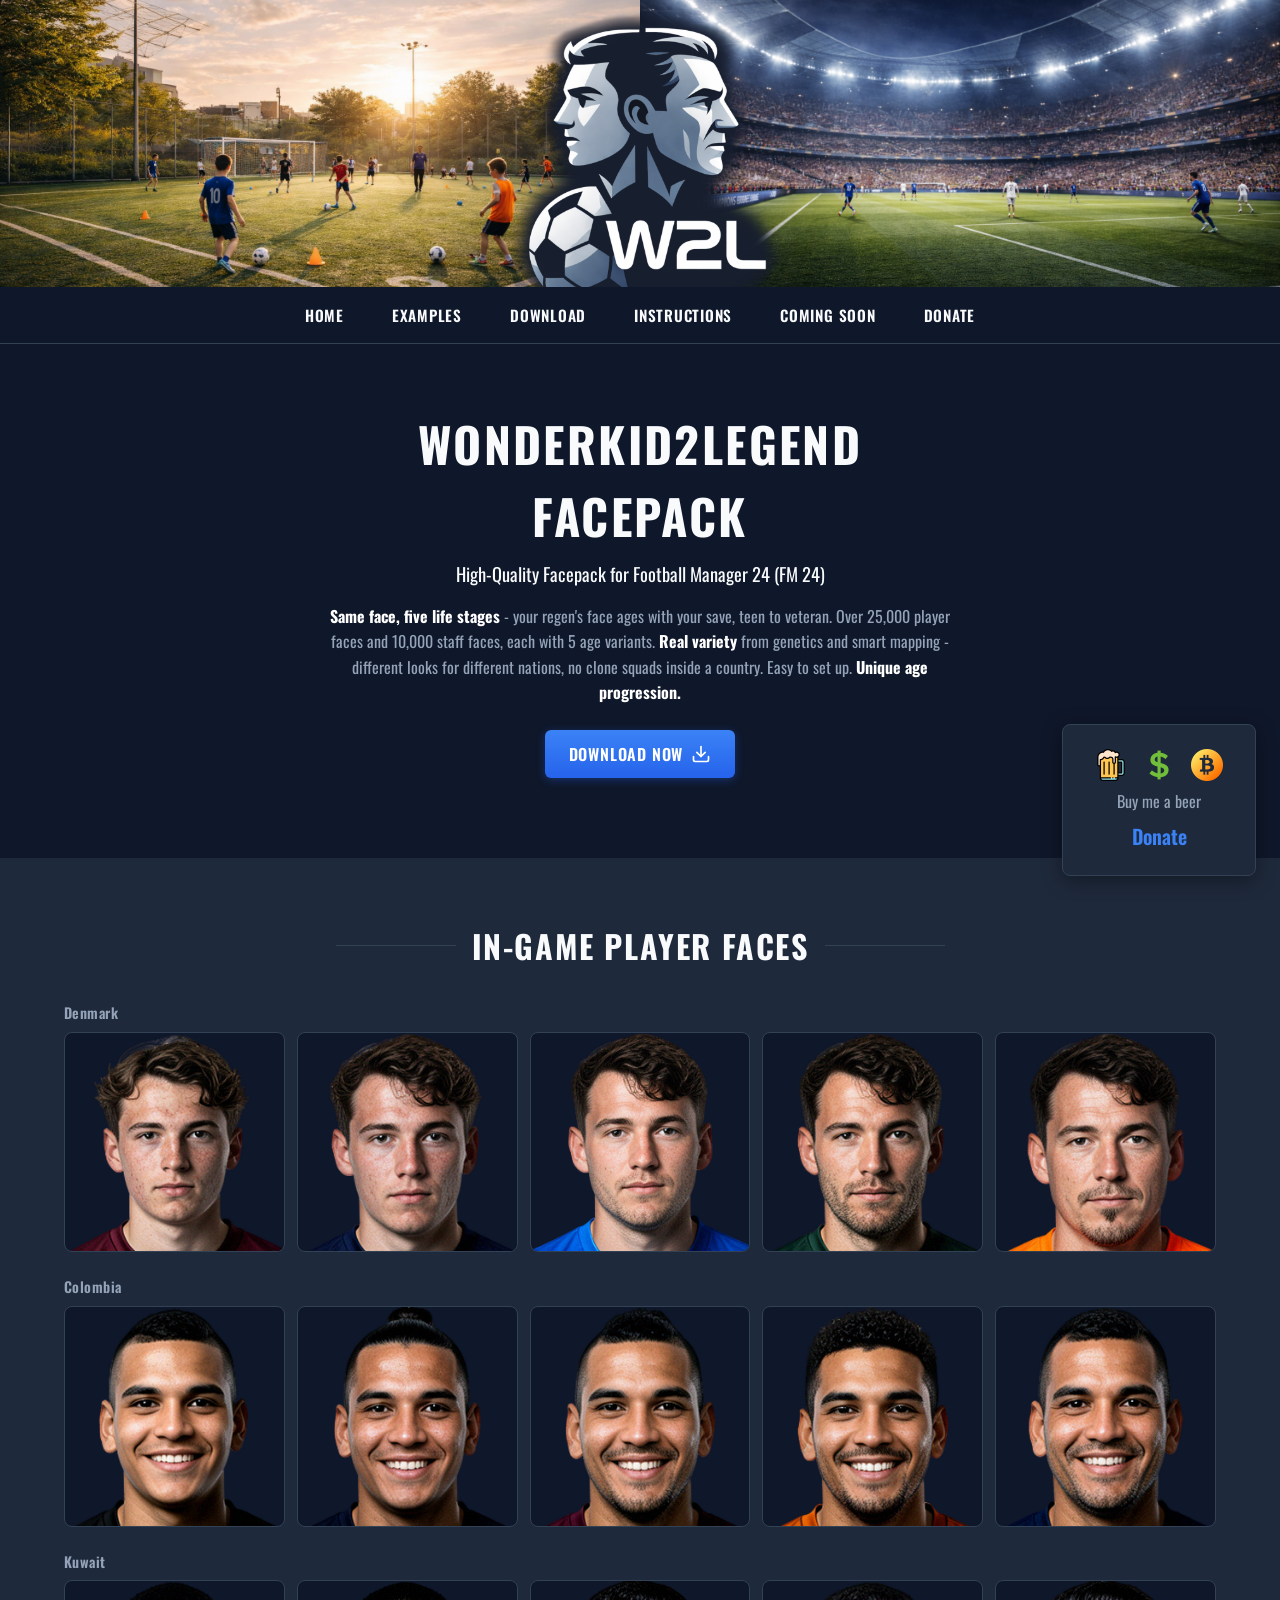
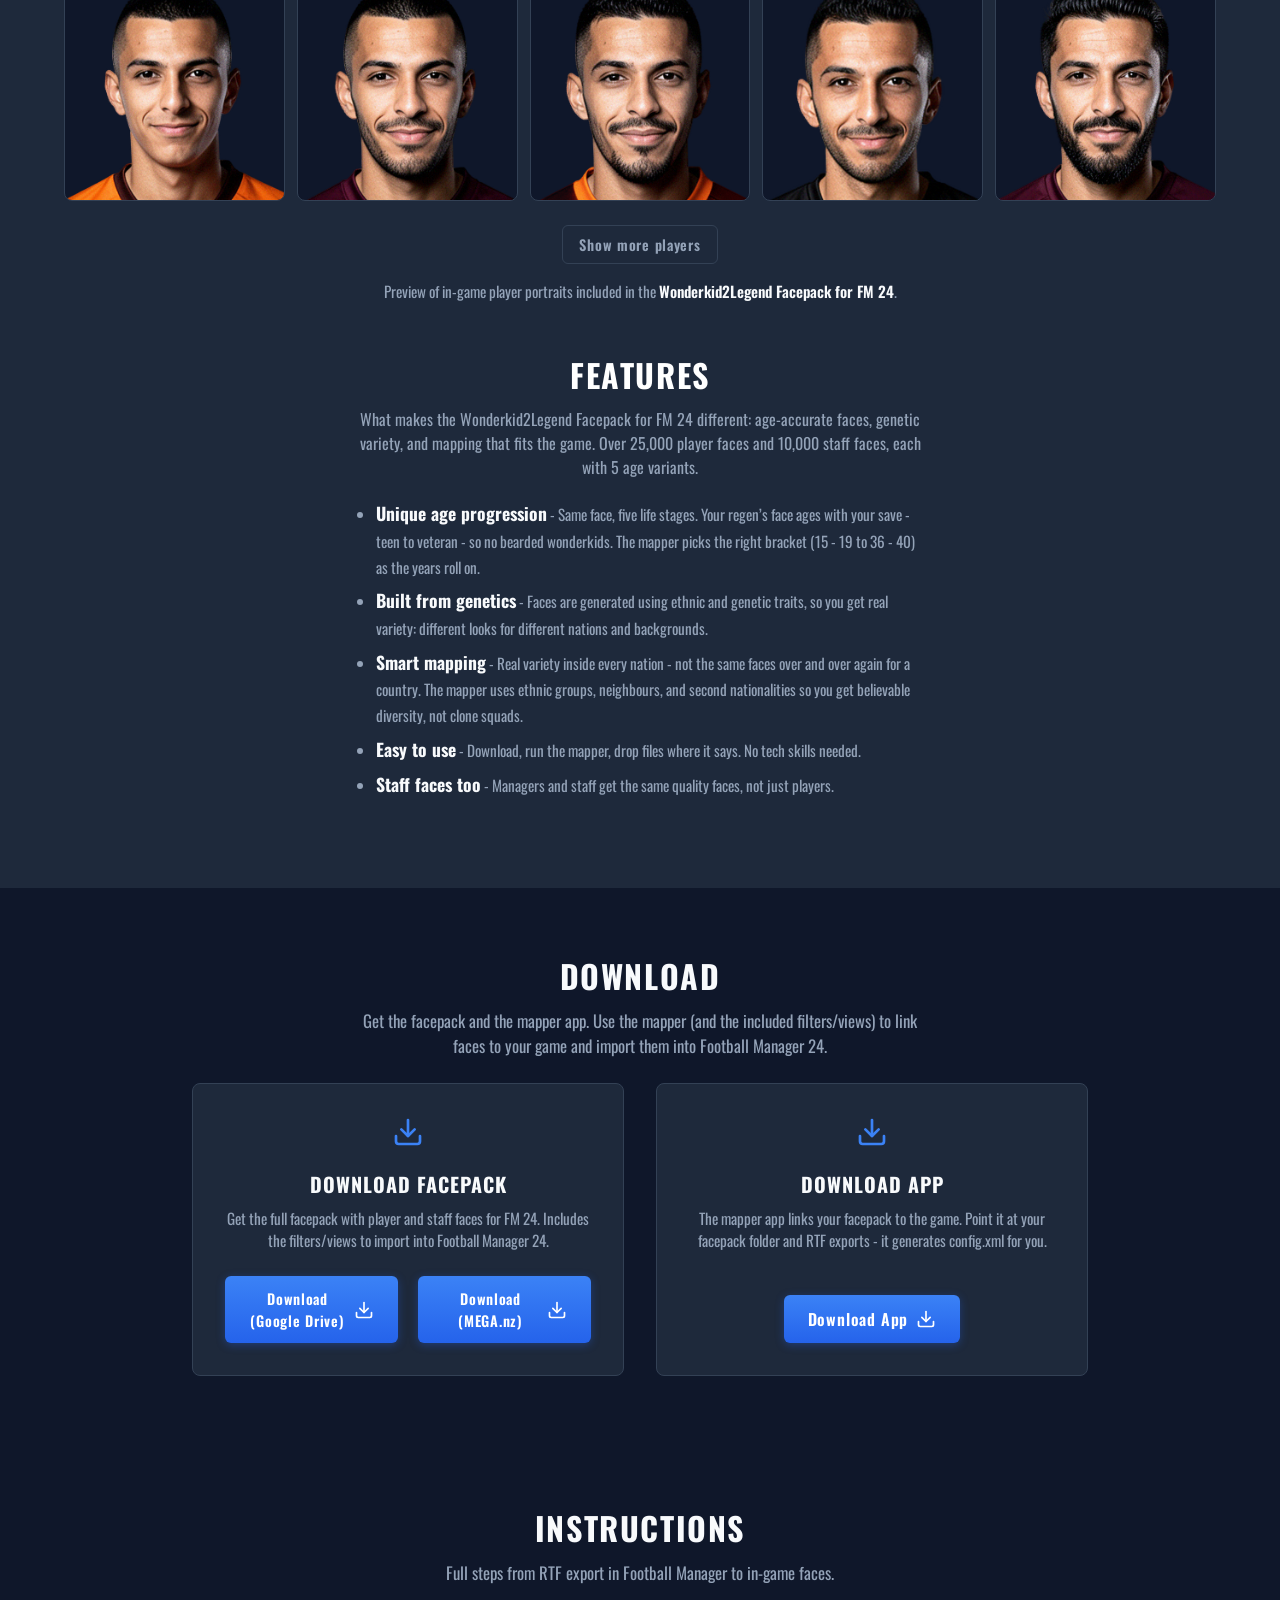
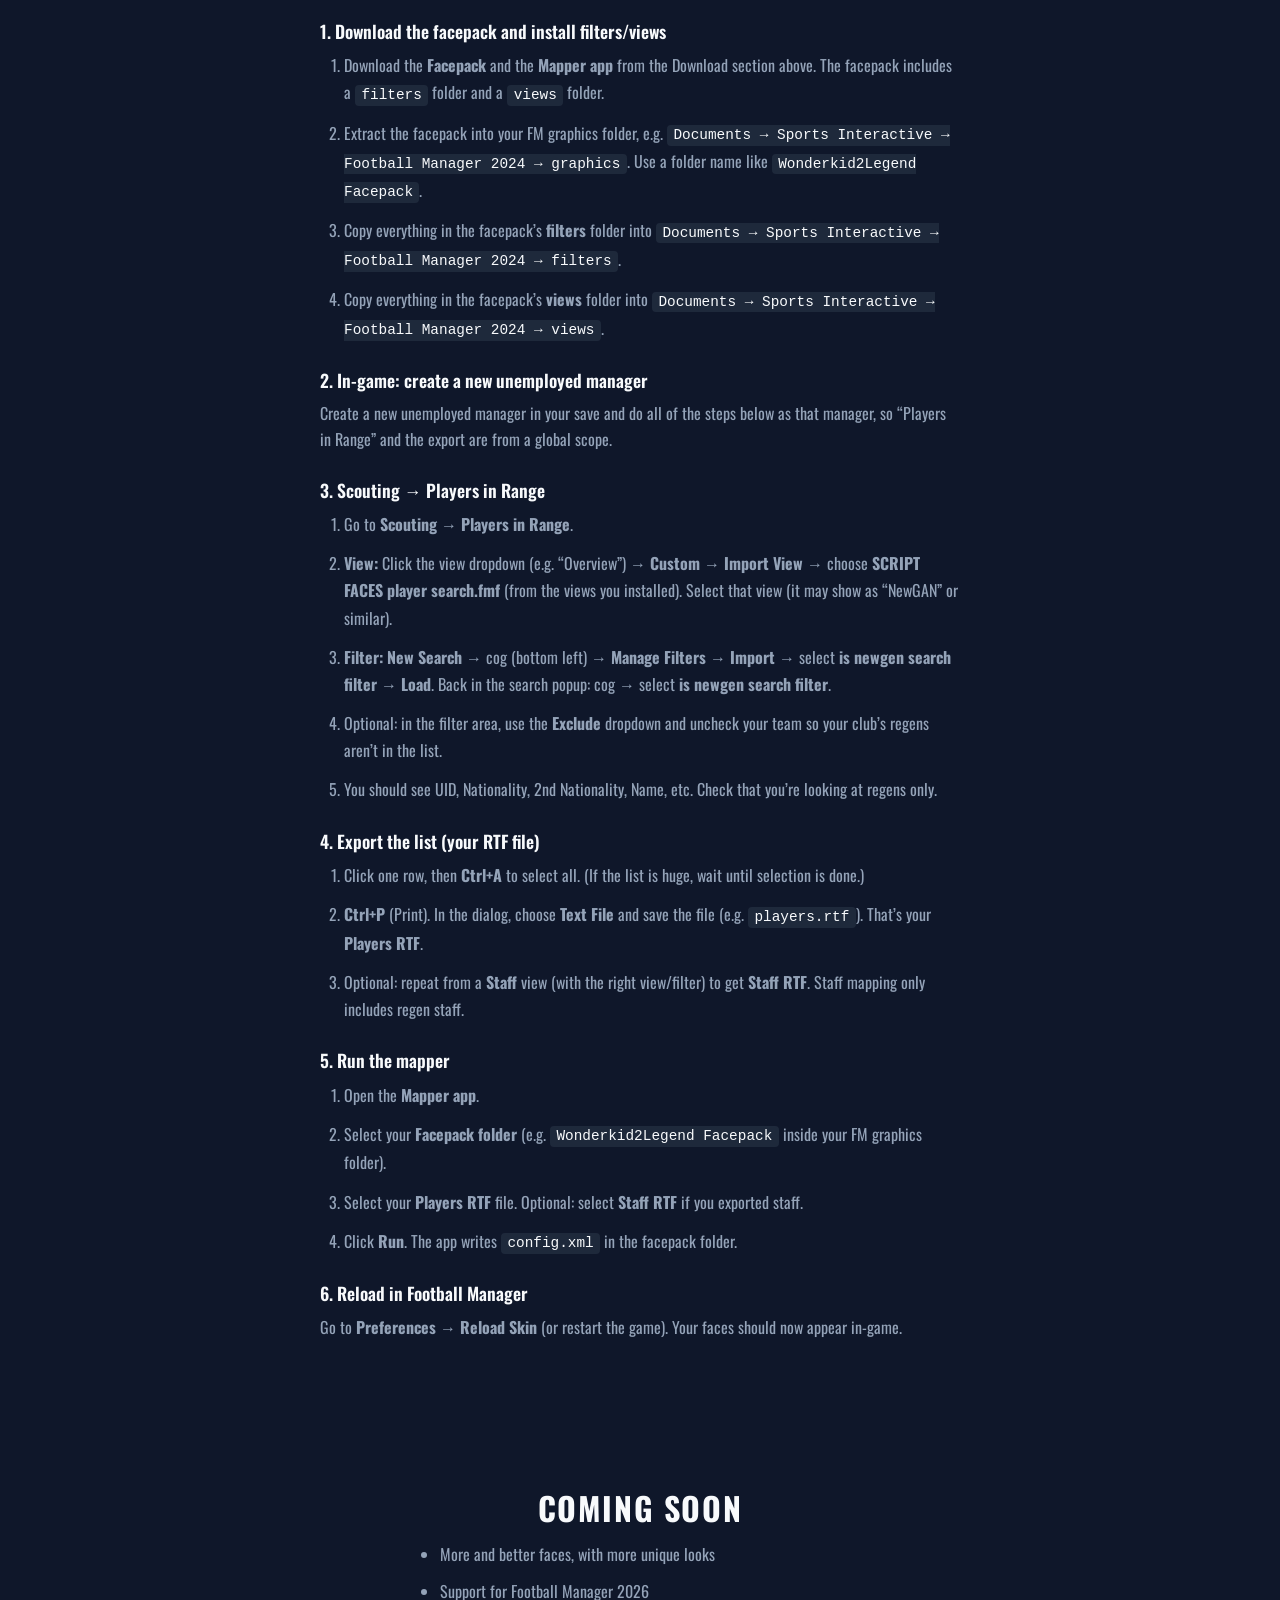
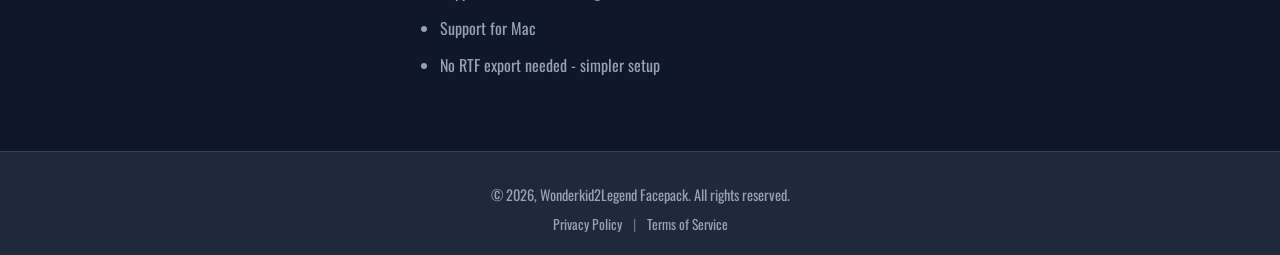
<file: index.html>
<!DOCTYPE html>
<html lang="en">
<head>
  <meta charset="UTF-8" />
  <meta name="viewport" content="width=device-width, initial-scale=1.0" />
  <title>Wonderkid2Legend Facepack - High-Quality Facepack for Football Manager 24 (FM 24)</title>
  <meta name="description" content="Unique age progression for regen faces in FM 24. Over 25,000 player faces and 10,000 staff faces, each with 5 age variants. High-quality facepack with genetic variety." />
  <link rel="preconnect" href="https://fonts.googleapis.com" />
  <link rel="preconnect" href="https://fonts.gstatic.com" crossorigin />
  <link href="https://fonts.googleapis.com/css2?family=Oswald:wght@400;600;700&display=swap" rel="stylesheet" />
  <link rel="stylesheet" href="css/style.css" />
</head>
<body>
  <header class="site-header">
    <div class="header-visual">
      <div class="header-bg header-bg-left" role="presentation"></div>
      <img src="assets/feather_logo.png" alt="Wonderkid2Legend" class="header-logo" />
      <div class="header-bg header-bg-right" role="presentation"></div>
    </div>
    <nav class="nav-bar" aria-label="Main">
      <div class="container nav-inner">
        <a href="#home" class="nav-link">HOME</a>
        <a href="#examples" class="nav-link">EXAMPLES</a>
        <a href="#download" class="nav-link">DOWNLOAD</a>
        <a href="#instructions-content" class="nav-link">INSTRUCTIONS</a>
        <a href="#roadmap" class="nav-link">COMING SOON</a>
        <a href="donate.html" class="nav-link">DONATE</a>
      </div>
    </nav>
    <button type="button" class="nav-toggle" aria-label="Open menu" aria-expanded="false">
      <span class="nav-toggle-bar"></span>
      <span class="nav-toggle-bar"></span>
      <span class="nav-toggle-bar"></span>
    </button>
  </header>

  <main>
    <section class="hero" id="home">
      <div class="container hero-inner">
        <h1 class="hero-title">Wonderkid2Legend Facepack</h1>
        <p class="hero-subtitle">High-Quality Facepack for Football Manager 24 (FM 24)</p>
        <p class="hero-desc">
          <strong>Same face, five life stages</strong> - your regen's face ages with your save, teen to veteran. Over 25,000 player faces and 10,000 staff faces, each with 5 age variants. <strong>Real variety</strong> from genetics and smart mapping - different looks for different nations, no clone squads inside a country. Easy to set up. <strong>Unique age progression.</strong>
        </p>
        <a href="#download" class="btn btn-primary">
          <span>DOWNLOAD NOW</span>
          <svg class="btn-icon" width="20" height="20" viewBox="0 0 24 24" fill="none" stroke="currentColor" stroke-width="2" stroke-linecap="round" stroke-linejoin="round" aria-hidden="true"><path d="M21 15v4a2 2 0 0 1-2 2H5a2 2 0 0 1-2-2v-4"/><polyline points="7 10 12 15 17 10"/><line x1="12" y1="15" x2="12" y2="3"/></svg>
        </a>
      </div>
    </section>

    <section class="section section-examples" id="examples">
      <div class="container">
        <h2 class="section-title section-title-lined">IN-GAME PLAYER FACES</h2>
        <div class="player-showcase">
          <div class="player-row">
            <p class="player-row-label">Denmark</p>
            <div class="faces-grid faces-grid-ages">
              <img src="assets/players/0_DEN_15_15-19.png" alt="Age 15 - 19" loading="lazy" />
              <img src="assets/players/0_DEN_15_20-24.png" alt="Age 20 - 24" loading="lazy" />
              <img src="assets/players/0_DEN_15_25-29.png" alt="Age 25 - 29" loading="lazy" />
              <img src="assets/players/0_DEN_15_30-35.png" alt="Age 30 - 35" loading="lazy" />
              <img src="assets/players/0_DEN_15_36-40.png" alt="Age 36 - 40" loading="lazy" />
            </div>
          </div>
          <div class="player-row">
            <p class="player-row-label">Colombia</p>
            <div class="faces-grid faces-grid-ages">
              <img src="assets/players/1_COL_29_15-19.png" alt="Age 15 - 19" loading="lazy" />
              <img src="assets/players/1_COL_29_20-24.png" alt="Age 20 - 24" loading="lazy" />
              <img src="assets/players/1_COL_29_25-29.png" alt="Age 25 - 29" loading="lazy" />
              <img src="assets/players/1_COL_29_30-35.png" alt="Age 30 - 35" loading="lazy" />
              <img src="assets/players/1_COL_29_36-40.png" alt="Age 36 - 40" loading="lazy" />
            </div>
          </div>
          <div class="player-row">
            <p class="player-row-label">Kuwait</p>
            <div class="faces-grid faces-grid-ages">
              <img src="assets/players/2_KUW_8_15-19.png" alt="Age 15 - 19" loading="lazy" />
              <img src="assets/players/2_KUW_8_20-24.png" alt="Age 20 - 24" loading="lazy" />
              <img src="assets/players/2_KUW_8_25-29.png" alt="Age 25 - 29" loading="lazy" />
              <img src="assets/players/2_KUW_8_30-35.png" alt="Age 30 - 35" loading="lazy" />
              <img src="assets/players/2_KUW_8_36-40.png" alt="Age 36 - 40" loading="lazy" />
            </div>
          </div>
        </div>
        <div class="show-more-wrap">
          <button type="button" class="btn btn-secondary show-more-btn" aria-expanded="false" data-show-more>
            Show more players
          </button>
        </div>
        <div class="player-showcase player-showcase-more" id="all-players" hidden>
          <div class="player-row">
            <p class="player-row-label">England</p>
            <div class="faces-grid faces-grid-ages">
              <img src="assets/players/0_ENG_355_15-19.png" alt="Age 15 - 19" loading="lazy" />
              <img src="assets/players/0_ENG_355_20-24.png" alt="Age 20 - 24" loading="lazy" />
              <img src="assets/players/0_ENG_355_25-29.png" alt="Age 25 - 29" loading="lazy" />
              <img src="assets/players/0_ENG_355_30-35.png" alt="Age 30 - 35" loading="lazy" />
              <img src="assets/players/0_ENG_355_36-40.png" alt="Age 36 - 40" loading="lazy" />
            </div>
          </div>
          <div class="player-row">
            <p class="player-row-label">Ukraine</p>
            <div class="faces-grid faces-grid-ages">
              <img src="assets/players/0_UKR_52_15-19.png" alt="Age 15 - 19" loading="lazy" />
              <img src="assets/players/0_UKR_52_20-24.png" alt="Age 20 - 24" loading="lazy" />
              <img src="assets/players/0_UKR_52_25-29.png" alt="Age 25 - 29" loading="lazy" />
              <img src="assets/players/0_UKR_52_30-35.png" alt="Age 30 - 35" loading="lazy" />
              <img src="assets/players/0_UKR_52_36-40.png" alt="Age 36 - 40" loading="lazy" />
            </div>
          </div>
          <div class="player-row">
            <p class="player-row-label">Italy</p>
            <div class="faces-grid faces-grid-ages">
              <img src="assets/players/1_ITA_285_15-19.png" alt="Age 15 - 19" loading="lazy" />
              <img src="assets/players/1_ITA_285_20-24.png" alt="Age 20 - 24" loading="lazy" />
              <img src="assets/players/1_ITA_285_25-29.png" alt="Age 25 - 29" loading="lazy" />
              <img src="assets/players/1_ITA_285_30-35.png" alt="Age 30 - 35" loading="lazy" />
              <img src="assets/players/1_ITA_285_36-40.png" alt="Age 36 - 40" loading="lazy" />
            </div>
          </div>
          <div class="player-row">
            <p class="player-row-label">Portugal</p>
            <div class="faces-grid faces-grid-ages">
              <img src="assets/players/1_POR_61_15-19.png" alt="Age 15 - 19" loading="lazy" />
              <img src="assets/players/1_POR_61_20-24.png" alt="Age 20 - 24" loading="lazy" />
              <img src="assets/players/1_POR_61_25-29.png" alt="Age 25 - 29" loading="lazy" />
              <img src="assets/players/1_POR_61_30-35.png" alt="Age 30 - 35" loading="lazy" />
              <img src="assets/players/1_POR_61_36-40.png" alt="Age 36 - 40" loading="lazy" />
            </div>
          </div>
          <div class="player-row">
            <p class="player-row-label">Cape Verde</p>
            <div class="faces-grid faces-grid-ages">
              <img src="assets/players/3_CPV_67_15-19.png" alt="Age 15 - 19" loading="lazy" />
              <img src="assets/players/3_CPV_67_20-24.png" alt="Age 20 - 24" loading="lazy" />
              <img src="assets/players/3_CPV_67_25-29.png" alt="Age 25 - 29" loading="lazy" />
              <img src="assets/players/3_CPV_67_30-35.png" alt="Age 30 - 35" loading="lazy" />
              <img src="assets/players/3_CPV_67_36-40.png" alt="Age 36 - 40" loading="lazy" />
            </div>
          </div>
          <div class="player-row">
            <p class="player-row-label">Nigeria</p>
            <div class="faces-grid faces-grid-ages">
              <img src="assets/players/3_NGA_95_15-19.png" alt="Age 15 - 19" loading="lazy" />
              <img src="assets/players/3_NGA_95_20-24.png" alt="Age 20 - 24" loading="lazy" />
              <img src="assets/players/3_NGA_95_25-29.png" alt="Age 25 - 29" loading="lazy" />
              <img src="assets/players/3_NGA_95_30-35.png" alt="Age 30 - 35" loading="lazy" />
              <img src="assets/players/3_NGA_95_36-40.png" alt="Age 36 - 40" loading="lazy" />
            </div>
          </div>
          <div class="player-row">
            <p class="player-row-label">India</p>
            <div class="faces-grid faces-grid-ages">
              <img src="assets/players/4_IND_133_15-19.png" alt="Age 15 - 19" loading="lazy" />
              <img src="assets/players/4_IND_133_20-24.png" alt="Age 20 - 24" loading="lazy" />
              <img src="assets/players/4_IND_133_25-29.png" alt="Age 25 - 29" loading="lazy" />
              <img src="assets/players/4_IND_133_30-35.png" alt="Age 30 - 35" loading="lazy" />
              <img src="assets/players/4_IND_133_36-40.png" alt="Age 36 - 40" loading="lazy" />
            </div>
          </div>
          <div class="player-row">
            <p class="player-row-label">Vietnam</p>
            <div class="faces-grid faces-grid-ages">
              <img src="assets/players/5_VIE_6_15-19.png" alt="Age 15 - 19" loading="lazy" />
              <img src="assets/players/5_VIE_6_20-24.png" alt="Age 20 - 24" loading="lazy" />
              <img src="assets/players/5_VIE_6_25-29.png" alt="Age 25 - 29" loading="lazy" />
              <img src="assets/players/5_VIE_6_30-35.png" alt="Age 30 - 35" loading="lazy" />
              <img src="assets/players/5_VIE_6_36-40.png" alt="Age 36 - 40" loading="lazy" />
            </div>
          </div>
          <div class="player-row">
            <p class="player-row-label">Samoa</p>
            <div class="faces-grid faces-grid-ages">
              <img src="assets/players/6_SAM_5_15-19.png" alt="Age 15 - 19" loading="lazy" />
              <img src="assets/players/6_SAM_5_20-24.png" alt="Age 20 - 24" loading="lazy" />
              <img src="assets/players/6_SAM_5_25-29.png" alt="Age 25 - 29" loading="lazy" />
              <img src="assets/players/6_SAM_5_30-35.png" alt="Age 30 - 35" loading="lazy" />
              <img src="assets/players/6_SAM_5_36-40.png" alt="Age 36 - 40" loading="lazy" />
            </div>
          </div>
          <div class="player-row">
            <p class="player-row-label">South Korea</p>
            <div class="faces-grid faces-grid-ages">
              <img src="assets/players/10_KOR_47_15-19.png" alt="Age 15 - 19" loading="lazy" />
              <img src="assets/players/10_KOR_47_20-24.png" alt="Age 20 - 24" loading="lazy" />
              <img src="assets/players/10_KOR_47_25-29.png" alt="Age 25 - 29" loading="lazy" />
              <img src="assets/players/10_KOR_47_30-35.png" alt="Age 30 - 35" loading="lazy" />
              <img src="assets/players/10_KOR_47_36-40.png" alt="Age 36 - 40" loading="lazy" />
            </div>
          </div>
        </div>
        <p class="examples-caption">Preview of in-game player portraits included in the <strong>Wonderkid2Legend Facepack for FM 24</strong>.</p>

        <h2 class="section-title features-title">Features</h2>
        <p class="features-desc">What makes the Wonderkid2Legend Facepack for FM 24 different: age-accurate faces, genetic variety, and mapping that fits the game. Over 25,000 player faces and 10,000 staff faces, each with 5 age variants.</p>
        <ul class="hero-features features-list">
          <li><strong>Unique age progression</strong> - Same face, five life stages. Your regen’s face ages with your save - teen to veteran - so no bearded wonderkids. The mapper picks the right bracket (15 - 19 to 36 - 40) as the years roll on.</li>
          <li><strong>Built from genetics</strong> - Faces are generated using ethnic and genetic traits, so you get real variety: different looks for different nations and backgrounds.</li>
          <li><strong>Smart mapping</strong> - Real variety inside every nation - not the same faces over and over again for a country. The mapper uses ethnic groups, neighbours, and second nationalities so you get believable diversity, not clone squads.</li>
          <li><strong>Easy to use</strong> - Download, run the mapper, drop files where it says. No tech skills needed.</li>
          <li><strong>Staff faces too</strong> - Managers and staff get the same quality faces, not just players.</li>
        </ul>
      </div>
    </section>

    <section class="section section-download" id="download">
      <div class="container">
        <h2 class="section-title">DOWNLOAD</h2>
        <p class="section-lead">Get the facepack and the mapper app. Use the mapper (and the included filters/views) to link faces to your game and import them into Football Manager 24.</p>
        <div class="cards-inner">
          <div class="card">
            <div class="card-icon" aria-hidden="true">
              <svg width="32" height="32" viewBox="0 0 24 24" fill="none" stroke="currentColor" stroke-width="2" stroke-linecap="round" stroke-linejoin="round"><path d="M21 15v4a2 2 0 0 1-2 2H5a2 2 0 0 1-2-2v-4"/><polyline points="7 10 12 15 17 10"/><line x1="12" y1="15" x2="12" y2="3"/></svg>
            </div>
            <h2 class="card-title">DOWNLOAD FACEPACK</h2>
            <p class="card-desc">Get the full facepack with player and staff faces for FM 24. Includes the filters/views to import into Football Manager 24.</p>
            <div class="download-facepack-buttons">
              <a href="https://drive.google.com/file/d/1qSpe6Bm0cEQ_ZUkX8P4d98VGMT-qfuyk/view?usp=sharing" class="btn btn-primary" data-download-facepack target="_blank" rel="noopener noreferrer">
                <span>Download (Google Drive)</span>
                <svg class="btn-icon" width="20" height="20" viewBox="0 0 24 24" fill="none" stroke="currentColor" stroke-width="2" stroke-linecap="round" stroke-linejoin="round"><path d="M21 15v4a2 2 0 0 1-2 2H5a2 2 0 0 1-2-2v-4"/><polyline points="7 10 12 15 17 10"/><line x1="12" y1="15" x2="12" y2="3"/></svg>
              </a>
              <a href="https://mega.nz/file/4msRTSoA#jkb0zg8dC-3YMvb6R0hkvhREv_KdiZEnIV4OwsY8Z2U" class="btn btn-primary" target="_blank" rel="noopener noreferrer">
                <span>Download (MEGA.nz)</span>
                <svg class="btn-icon" width="20" height="20" viewBox="0 0 24 24" fill="none" stroke="currentColor" stroke-width="2" stroke-linecap="round" stroke-linejoin="round"><path d="M21 15v4a2 2 0 0 1-2 2H5a2 2 0 0 1-2-2v-4"/><polyline points="7 10 12 15 17 10"/><line x1="12" y1="15" x2="12" y2="3"/></svg>
              </a>
            </div>
          </div>
          <div class="card">
            <div class="card-icon" aria-hidden="true">
              <svg width="32" height="32" viewBox="0 0 24 24" fill="none" stroke="currentColor" stroke-width="2" stroke-linecap="round" stroke-linejoin="round"><path d="M21 15v4a2 2 0 0 1-2 2H5a2 2 0 0 1-2-2v-4"/><polyline points="7 10 12 15 17 10"/><line x1="12" y1="15" x2="12" y2="3"/></svg>
            </div>
            <h2 class="card-title">DOWNLOAD APP</h2>
            <p class="card-desc">The mapper app links your facepack to the game. Point it at your facepack folder and RTF exports - it generates config.xml for you.</p>
            <a href="https://github.com/mcorcosa/wonderkid2legend-website/releases/download/v1.0/W2L.Mapper.exe" class="btn btn-primary" data-download-app target="_blank" rel="noopener noreferrer">
              <span>Download App</span>
              <svg class="btn-icon" width="20" height="20" viewBox="0 0 24 24" fill="none" stroke="currentColor" stroke-width="2" stroke-linecap="round" stroke-linejoin="round"><path d="M21 15v4a2 2 0 0 1-2 2H5a2 2 0 0 1-2-2v-4"/><polyline points="7 10 12 15 17 10"/><line x1="12" y1="15" x2="12" y2="3"/></svg>
            </a>
          </div>
        </div>
      </div>
    </section>

    <section class="section section-instructions" id="instructions-content">
      <div class="container">
        <h2 class="section-title">INSTRUCTIONS</h2>
        <p class="section-lead">Full steps from RTF export in Football Manager to in-game faces.</p>
        <div class="instructions-content">
          <h3 class="instructions-subtitle">1. Download the facepack and install filters/views</h3>
          <ol class="instructions-list">
            <li>Download the <strong>Facepack</strong> and the <strong>Mapper app</strong> from the Download section above. The facepack includes a <code>filters</code> folder and a <code>views</code> folder.</li>
            <li>Extract the facepack into your FM graphics folder, e.g. <code>Documents → Sports Interactive → Football Manager 2024 → graphics</code>. Use a folder name like <code>Wonderkid2Legend Facepack</code>.</li>
            <li>Copy everything in the facepack’s <strong>filters</strong> folder into <code>Documents → Sports Interactive → Football Manager 2024 → filters</code>.</li>
            <li>Copy everything in the facepack’s <strong>views</strong> folder into <code>Documents → Sports Interactive → Football Manager 2024 → views</code>.</li>
          </ol>
          <h3 class="instructions-subtitle">2. In-game: create a new unemployed manager</h3>
          <p class="instructions-p">Create a new unemployed manager in your save and do all of the steps below as that manager, so “Players in Range” and the export are from a global scope.</p>
          <h3 class="instructions-subtitle">3. Scouting → Players in Range</h3>
          <ol class="instructions-list">
            <li>Go to <strong>Scouting</strong> → <strong>Players in Range</strong>.</li>
            <li><strong>View:</strong> Click the view dropdown (e.g. “Overview”) → <strong>Custom</strong> → <strong>Import View</strong> → choose <strong>SCRIPT FACES player search.fmf</strong> (from the views you installed). Select that view (it may show as “NewGAN” or similar).</li>
            <li><strong>Filter:</strong> <strong>New Search</strong> → cog (bottom left) → <strong>Manage Filters</strong> → <strong>Import</strong> → select <strong>is newgen search filter</strong> → <strong>Load</strong>. Back in the search popup: cog → select <strong>is newgen search filter</strong>.</li>
            <li>Optional: in the filter area, use the <strong>Exclude</strong> dropdown and uncheck your team so your club’s regens aren’t in the list.</li>
            <li>You should see UID, Nationality, 2nd Nationality, Name, etc. Check that you’re looking at regens only.</li>
          </ol>
          <h3 class="instructions-subtitle">4. Export the list (your RTF file)</h3>
          <ol class="instructions-list">
            <li>Click one row, then <strong>Ctrl+A</strong> to select all. (If the list is huge, wait until selection is done.)</li>
            <li><strong>Ctrl+P</strong> (Print). In the dialog, choose <strong>Text File</strong> and save the file (e.g. <code>players.rtf</code>). That’s your <strong>Players RTF</strong>.</li>
            <li>Optional: repeat from a <strong>Staff</strong> view (with the right view/filter) to get <strong>Staff RTF</strong>. Staff mapping only includes regen staff.</li>
          </ol>
          <h3 class="instructions-subtitle">5. Run the mapper</h3>
          <ol class="instructions-list">
            <li>Open the <strong>Mapper app</strong>.</li>
            <li>Select your <strong>Facepack folder</strong> (e.g. <code>Wonderkid2Legend Facepack</code> inside your FM graphics folder).</li>
            <li>Select your <strong>Players RTF</strong> file. Optional: select <strong>Staff RTF</strong> if you exported staff.</li>
            <li>Click <strong>Run</strong>. The app writes <code>config.xml</code> in the facepack folder.</li>
          </ol>
          <h3 class="instructions-subtitle">6. Reload in Football Manager</h3>
          <p class="instructions-p">Go to <strong>Preferences</strong> → <strong>Reload Skin</strong> (or restart the game). Your faces should now appear in-game.</p>
        </div>
      </div>
    </section>

    <section class="section section-roadmap" id="roadmap">
      <div class="container">
        <h2 class="section-title">COMING SOON</h2>
        <ul class="roadmap-list">
          <li>More and better faces, with more unique looks</li>
          <li>Support for Football Manager 2026</li>
          <li>Support for Mac</li>
          <li>No RTF export needed - simpler setup</li>
        </ul>
      </div>
    </section>
  </main>

  <footer class="site-footer">
    <div class="container footer-inner">
      <p class="footer-copy">© 2026, Wonderkid2Legend Facepack. All rights reserved.</p>
      <p class="footer-links">
        <a href="#">Privacy Policy</a>
        <span class="footer-sep">|</span>
        <a href="#">Terms of Service</a>
      </p>
    </div>
  </footer>

  <a href="donate.html" class="donate-card" aria-label="Donate – Buy me a beer">
    <span class="donate-card-icons" aria-hidden="true">
      <img class="donate-card-icon" src="assets/icons/beer.png" alt="" width="28" height="28" />
      <img class="donate-card-icon" src="assets/icons/dollar.png" alt="" width="28" height="28" />
      <img class="donate-card-icon" src="assets/icons/bitcoin.png" alt="" width="26" height="26" />
    </span>
    <span class="donate-card-label">Buy me a beer</span>
    <span class="donate-card-cta">Donate</span>
  </a>

  <script src="js/main.js"></script>
</body>
</html>
</file>
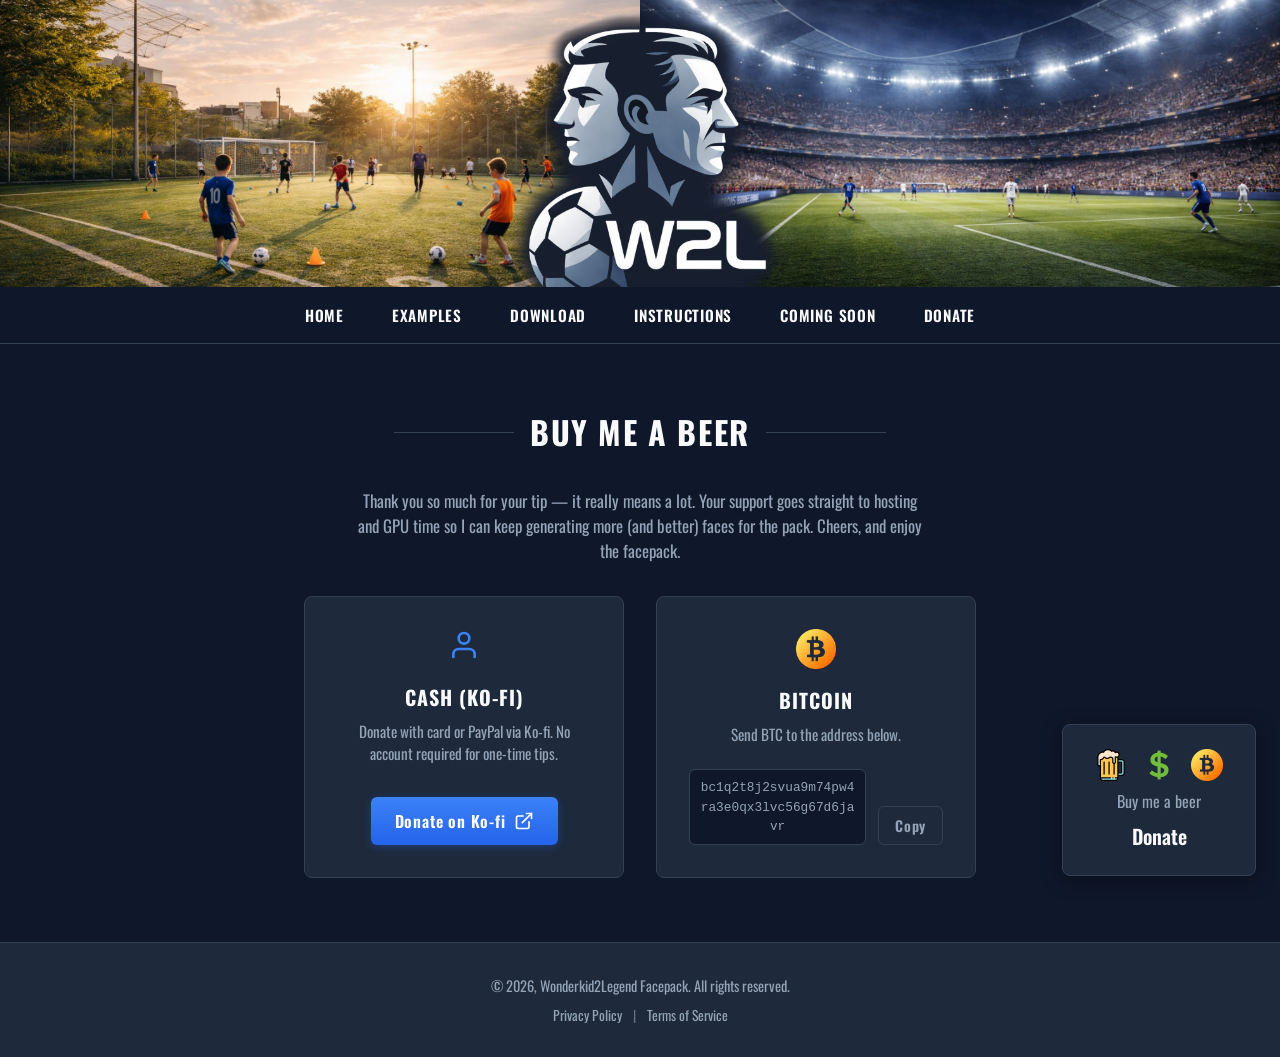
<file: donate.html>
<!DOCTYPE html>
<html lang="en">
<head>
  <meta charset="UTF-8" />
  <meta name="viewport" content="width=device-width, initial-scale=1.0" />
  <title>Donate – Wonderkid2Legend Facepack</title>
  <link rel="preconnect" href="https://fonts.googleapis.com" />
  <link rel="preconnect" href="https://fonts.gstatic.com" crossorigin />
  <link href="https://fonts.googleapis.com/css2?family=Oswald:wght@400;600;700&display=swap" rel="stylesheet" />
  <link rel="stylesheet" href="css/style.css" />
</head>
<body>
  <header class="site-header">
    <div class="header-visual">
      <div class="header-bg header-bg-left" role="presentation"></div>
      <a href="index.html">
        <img src="assets/feather_logo.png" alt="Wonderkid2Legend" class="header-logo" />
      </a>
      <div class="header-bg header-bg-right" role="presentation"></div>
    </div>
    <nav class="nav-bar" aria-label="Main">
      <div class="container nav-inner">
        <a href="index.html#home" class="nav-link">HOME</a>
        <a href="index.html#examples" class="nav-link">EXAMPLES</a>
        <a href="index.html#download" class="nav-link">DOWNLOAD</a>
        <a href="index.html#instructions-content" class="nav-link">INSTRUCTIONS</a>
        <a href="index.html#roadmap" class="nav-link">COMING SOON</a>
        <a href="donate.html" class="nav-link">DONATE</a>
      </div>
    </nav>
    <button type="button" class="nav-toggle" aria-label="Open menu" aria-expanded="false">
      <span class="nav-toggle-bar"></span>
      <span class="nav-toggle-bar"></span>
      <span class="nav-toggle-bar"></span>
    </button>
  </header>

  <main>
    <section class="section section-donate">
      <div class="container">
        <h1 class="section-title section-title-lined">Buy me a beer</h1>
        <p class="section-lead">Thank you so much for your tip — it really means a lot. Your support goes straight to hosting and GPU time so I can keep generating more (and better) faces for the pack. Cheers, and enjoy the facepack.</p>
        <div class="donate-cards">
          <div class="card donate-option">
            <div class="card-icon" aria-hidden="true">
              <svg width="32" height="32" viewBox="0 0 24 24" fill="none" stroke="currentColor" stroke-width="2" stroke-linecap="round" stroke-linejoin="round"><path d="M20 21v-2a4 4 0 0 0-4-4H8a4 4 0 0 0-4 4v2"/><circle cx="12" cy="7" r="4"/></svg>
            </div>
            <h2 class="card-title">Cash (Ko-fi)</h2>
            <p class="card-desc">Donate with card or PayPal via Ko-fi. No account required for one-time tips.</p>
            <a href="https://ko-fi.com/wonderkid2legend" target="_blank" rel="noopener noreferrer" class="btn btn-primary">
              <span>Donate on Ko-fi</span>
              <svg class="btn-icon" width="20" height="20" viewBox="0 0 24 24" fill="none" stroke="currentColor" stroke-width="2" stroke-linecap="round" stroke-linejoin="round" aria-hidden="true"><path d="M18 13v6a2 2 0 0 1-2 2H5a2 2 0 0 1-2-2V8a2 2 0 0 1 2-2h6"/><polyline points="15 3 21 3 21 9"/><line x1="10" y1="14" x2="21" y2="3"/></svg>
            </a>
          </div>
          <div class="card donate-option">
            <div class="card-icon donate-option-btc-icon" aria-hidden="true">
              <img src="assets/icons/bitcoin.png" alt="" width="40" height="40" />
            </div>
            <h2 class="card-title">Bitcoin</h2>
            <p class="card-desc">Send BTC to the address below.</p>
            <div class="donate-btc">
              <code class="donate-btc-address" id="btc-address" title="Bitcoin address">bc1q2t8j2svua9m74pw4ra3e0qx3lvc56g67d6javr</code>
              <button type="button" class="btn btn-secondary donate-btc-copy" data-copy-btc aria-label="Copy Bitcoin address">
                Copy
              </button>
            </div>
          </div>
        </div>
      </div>
    </section>
  </main>

  <footer class="site-footer">
    <div class="container footer-inner">
      <p class="footer-copy">© 2026, Wonderkid2Legend Facepack. All rights reserved.</p>
      <p class="footer-links">
        <a href="#">Privacy Policy</a>
        <span class="footer-sep">|</span>
        <a href="#">Terms of Service</a>
      </p>
    </div>
  </footer>

  <a href="donate.html" class="donate-card donate-card-active" aria-label="Donate – Buy me a beer">
    <span class="donate-card-icons" aria-hidden="true">
      <img class="donate-card-icon" src="assets/icons/beer.png" alt="" width="28" height="28" />
      <img class="donate-card-icon" src="assets/icons/dollar.png" alt="" width="28" height="28" />
      <img class="donate-card-icon" src="assets/icons/bitcoin.png" alt="" width="26" height="26" />
    </span>
    <span class="donate-card-label">Buy me a beer</span>
    <span class="donate-card-cta">Donate</span>
  </a>

  <script src="js/main.js"></script>
  <script>
    (function () {
      var btn = document.querySelector('[data-copy-btc]');
      var addressEl = document.getElementById('btc-address');
      if (!btn || !addressEl) return;
      btn.addEventListener('click', function () {
        var address = addressEl.textContent;
        if (navigator.clipboard && navigator.clipboard.writeText) {
          navigator.clipboard.writeText(address).then(function () {
            btn.textContent = 'Copied!';
            setTimeout(function () { btn.textContent = 'Copy'; }, 2000);
          });
        } else {
          var ta = document.createElement('textarea');
          ta.value = address;
          ta.setAttribute('readonly', '');
          ta.style.position = 'fixed';
          ta.style.left = '-9999px';
          document.body.appendChild(ta);
          ta.select();
          try {
            document.execCommand('copy');
            btn.textContent = 'Copied!';
            setTimeout(function () { btn.textContent = 'Copy'; }, 2000);
          } finally {
            document.body.removeChild(ta);
          }
        }
      });
    })();
  </script>
</body>
</html>
</file>
<file: css/style.css>
/* W2L Facepack – single-page static site
   Matches provided design: header (split bg + logo + nav bar), hero (solid), examples (lined title + 8 faces), cards, footer.
*/

/* --- Design tokens --- */
:root {
  --bg: #0f172a;
  --bg-card: #1e293b;
  --nav-bar-bg: #0f172a;
  --text: #f8fafc;
  --text-muted: #94a3b8;
  --accent-from: #3b82f6;
  --accent-to: #2563eb;
  --border: #334155;
  --font: "Oswald", sans-serif;
  --container-max: 1200px;
  --section-padding: 4rem 1.5rem;
  --radius: 8px;
  --radius-btn: 6px;
}

/* --- Reset / base --- */
*,
*::before,
*::after {
  box-sizing: border-box;
}

html {
  scroll-behavior: smooth;
}

body {
  margin: 0;
  font-family: var(--font);
  font-weight: 400;
  font-size: 1rem;
  line-height: 1.5;
  color: var(--text);
  background: var(--bg);
  -webkit-font-smoothing: antialiased;
}

img {
  max-width: 100%;
  height: auto;
  display: block;
}

a {
  color: inherit;
  text-decoration: none;
}

/* --- Layout --- */
.container {
  width: 100%;
  max-width: var(--container-max);
  margin-inline: auto;
  padding-inline: 1.5rem;
}

/* --- Header: hero-left + hero-right flush; feather logo overlaps center seam --- */
.site-header {
  position: relative;
  padding-bottom: 3.5rem;
}

.header-visual {
  position: relative;
  display: flex;
  flex-direction: row;
  align-items: stretch;
  width: 100%;
  min-height: 32vh;
  gap: 0;
}

.header-bg {
  flex: 1;
  min-width: 0;
  background-size: cover;
  background-position: center;
  background-repeat: no-repeat;
}

.header-bg-left {
  background-image: url("../assets/hero-left.png");
  background-position: right center;
}

.header-bg-right {
  background-image: url("../assets/hero-right.png");
  background-position: left center;
}

.header-logo {
  position: absolute;
  left: 50.5%;
  top: 59%;
  transform: translate(-50%, -50%);
  max-height: 36vh;
  width: auto;
  max-width: min(640px, 70vw);
  object-fit: contain;
  z-index: 2;
  pointer-events: none;
}

/* --- Nav bar: overlaid on bottom of header images --- */
.nav-bar {
  position: absolute;
  bottom: 0;
  left: 0;
  right: 0;
  z-index: 2;
  background: var(--nav-bar-bg);
  border-bottom: 1px solid var(--border);
}

.nav-inner {
  display: flex;
  align-items: center;
  justify-content: center;
  flex-wrap: wrap;
  gap: 0 0.5rem;
  min-height: 3.5rem;
}

.nav-link {
  padding: 0.75rem 1.25rem;
  font-weight: 600;
  font-size: 0.95rem;
  letter-spacing: 0.05em;
  color: var(--text);
  transition: background 0.2s, color 0.2s;
}

.nav-link:hover {
  background: rgba(255, 255, 255, 0.08);
  color: var(--text);
}

.nav-toggle {
  display: none;
  position: absolute;
  top: 1rem;
  right: 1rem;
  z-index: 10;
  flex-direction: column;
  justify-content: center;
  gap: 5px;
  width: 2.5rem;
  height: 2.5rem;
  padding: 0;
  border: none;
  background: rgba(15, 23, 42, 0.9);
  color: var(--text);
  cursor: pointer;
  border-radius: var(--radius-btn);
}

.nav-toggle-bar {
  display: block;
  width: 18px;
  height: 2px;
  margin-inline: auto;
  background: currentColor;
}

@media (max-width: 768px) {
  .nav-bar .nav-inner {
    display: none;
    position: fixed;
    top: 0;
    left: 0;
    right: 0;
    bottom: auto;
    min-height: auto;
    padding: 4rem 1rem 1rem;
    flex-direction: column;
    background: var(--nav-bar-bg);
    border-bottom: 1px solid var(--border);
    z-index: 50;
  }

  .nav-bar .nav-inner.is-open {
    display: flex;
  }

  .nav-toggle {
    display: flex;
  }
}

/* --- Buttons --- */
.btn {
  display: inline-flex;
  align-items: center;
  justify-content: center;
  gap: 0.5rem;
  padding: 0.75rem 1.5rem;
  font-family: var(--font);
  font-weight: 600;
  font-size: 1rem;
  letter-spacing: 0.05em;
  border: none;
  border-radius: var(--radius-btn);
  cursor: pointer;
  transition: opacity 0.2s, transform 0.15s;
}

.btn:hover {
  opacity: 0.95;
}

.btn:active {
  transform: scale(0.98);
}

.btn-icon {
  flex-shrink: 0;
}

.btn-primary {
  color: #fff;
  background: linear-gradient(180deg, var(--accent-from) 0%, var(--accent-to) 100%);
  box-shadow: 0 2px 8px rgba(37, 99, 235, 0.35);
}

/* --- Hero (solid dark, no image) --- */
main {
  position: relative;
}

.hero {
  background: var(--bg);
  padding: 4rem 1.5rem 5rem;
}

.hero-inner {
  text-align: center;
  max-width: 42rem;
  margin-inline: auto;
}

.hero-title {
  margin: 0 0 0.5rem;
  font-size: clamp(2rem, 5vw, 3rem);
  font-weight: 700;
  letter-spacing: 0.05em;
  text-transform: uppercase;
}

.hero-subtitle {
  margin: 0 0 1rem;
  font-size: 1.15rem;
  color: var(--text);
}

.hero-desc {
  margin: 0 0 1rem;
  font-size: 1rem;
  color: var(--text-muted);
  line-height: 1.6;
}

.hero-desc strong {
  color: #fff;
  font-weight: 700;
}

.hero-features {
  margin: 0 auto 1.5rem;
  padding-left: 1.5rem;
  text-align: left;
  max-width: 28rem;
  color: var(--text-muted);
  font-size: 0.95rem;
  line-height: 1.7;
}

.hero-features li {
  margin-bottom: 0.35rem;
}

.hero .btn {
  margin-top: 0.5rem;
}

/* --- Sections --- */
.section {
  padding: var(--section-padding);
}

.section-title {
  margin: 0 0 0.5rem;
  font-size: clamp(1.5rem, 3vw, 2rem);
  font-weight: 700;
  letter-spacing: 0.05em;
  text-transform: uppercase;
  text-align: center;
}

.section-lead {
  margin: 0 auto 2rem;
  max-width: 36rem;
  text-align: center;
  color: var(--text-muted);
  font-size: 1.05rem;
}

/* --- Examples: 2 players × 5 ages + Show more --- */
.section-examples {
  background: var(--bg-card);
}

.section-title-lined {
  display: flex;
  align-items: center;
  justify-content: center;
  gap: 1rem;
  margin-bottom: 2rem;
}

.section-title-lined::before,
.section-title-lined::after {
  content: "";
  flex: 1;
  max-width: 120px;
  height: 1px;
  background: var(--border);
}

.player-showcase {
  margin-bottom: 1.5rem;
}

.player-row {
  margin-bottom: 1.5rem;
}

.player-row-label {
  margin: 0 0 0.5rem;
  font-size: 0.9rem;
  font-weight: 600;
  letter-spacing: 0.03em;
  color: var(--text-muted);
}

.faces-grid-ages {
  display: grid;
  grid-template-columns: repeat(5, 1fr);
  gap: 0.75rem;
}

.faces-grid-ages img {
  width: 100%;
  aspect-ratio: 1;
  object-fit: cover;
  border-radius: var(--radius);
  border: 1px solid var(--border);
  background: var(--bg);
}

@media (max-width: 640px) {
  .faces-grid-ages {
    grid-template-columns: repeat(3, 1fr);
  }
}

.show-more-wrap {
  text-align: center;
  margin-bottom: 1rem;
}

.btn-secondary {
  font-size: 0.9rem;
  padding: 0.5rem 1rem;
  background: transparent;
  color: var(--text-muted);
  border: 1px solid var(--border);
}

.btn-secondary:hover {
  color: var(--text);
  border-color: var(--text-muted);
}

.player-showcase-more {
  margin-top: 1rem;
  padding-top: 1.5rem;
  border-top: 1px solid var(--border);
}

.player-showcase-more[hidden] {
  display: none !important;
}

.examples-caption {
  margin: 0;
  text-align: center;
  color: var(--text-muted);
  font-size: 0.95rem;
}

.examples-caption strong {
  color: var(--text);
  font-weight: 600;
}

.features-title {
  margin-top: 3rem;
  margin-bottom: 0.5rem;
  color: #fff;
}

.features-desc {
  margin: 0 auto 1.25rem;
  max-width: 36rem;
  text-align: center;
  color: var(--text-muted);
  font-size: 1rem;
  line-height: 1.5;
}

.section-examples .features-list {
  max-width: 36rem;
  margin-inline: auto;
}

.section-examples .features-list strong {
  font-size: 1.1rem;
  font-weight: 700;
  color: var(--text);
}

/* --- Download section: 2 buttons + note --- */
.section-download .section-lead {
  margin-bottom: 1.5rem;
}

.download-buttons {
  display: flex;
  flex-wrap: wrap;
  gap: 1rem;
  justify-content: center;
  margin-bottom: 1.5rem;
}

.download-note {
  margin: 0;
  max-width: 36rem;
  margin-inline: auto;
  text-align: center;
  color: var(--text-muted);
  font-size: 0.95rem;
  line-height: 1.6;
}

/* --- Instructions: subtitles + list --- */
.instructions-subtitle {
  margin: 1.5rem 0 0.5rem;
  font-size: 1.1rem;
  font-weight: 600;
  color: var(--text);
}

.instructions-subtitle:first-child {
  margin-top: 0;
}

.instructions-p {
  margin: 0 0 1rem;
  color: var(--text-muted);
  line-height: 1.6;
}

.cards-inner {
  display: grid;
  grid-template-columns: 1fr 1fr;
  gap: 2rem;
  max-width: 56rem;
  margin-inline: auto;
}

.card {
  background: var(--bg-card);
  border: 1px solid var(--border);
  border-radius: var(--radius);
  padding: 2rem;
  text-align: center;
  display: flex;
  flex-direction: column;
  align-items: center;
}

.card-icon {
  color: var(--accent-from);
  margin-bottom: 1rem;
}

.card-title {
  margin: 0 0 0.5rem;
  font-size: 1.25rem;
  font-weight: 700;
  letter-spacing: 0.05em;
  text-transform: uppercase;
}

.card-desc {
  margin: 0 0 1.5rem;
  color: var(--text-muted);
  font-size: 0.95rem;
  flex-grow: 1;
}

.card .btn {
  margin-top: auto;
}

.download-facepack-buttons {
  display: flex;
  flex-direction: row;
  align-items: stretch;
  gap: 1.25rem;
  width: 100%;
  margin-top: auto;
  align-self: stretch;
  box-sizing: border-box;
}

.download-facepack-buttons .btn {
  flex: 1 1 0;
  min-width: 0;
  width: 0;
  min-height: 2.75rem;
  align-items: center;
  justify-content: center;
  font-size: 0.9rem;
}

@media (max-width: 640px) {
  .cards-inner {
    grid-template-columns: 1fr;
  }
}

/* --- Instructions content --- */
.section-instructions {
  background: var(--bg);
}

.instructions-content {
  max-width: 40rem;
  margin-inline: auto;
}

.instructions-list {
  margin: 0;
  padding-left: 1.5rem;
  color: var(--text-muted);
  line-height: 1.7;
}

.instructions-list li {
  margin-bottom: 0.75rem;
}

.instructions-list code {
  font-size: 0.9em;
  background: var(--bg-card);
  padding: 0.15rem 0.4rem;
  border-radius: 4px;
  color: var(--text);
}

/* --- Roadmap --- */
.section-roadmap .section-lead {
  margin-bottom: 1.5rem;
}

.roadmap-list {
  margin: 0 auto;
  max-width: 28rem;
  padding-left: 1.5rem;
  color: var(--text-muted);
  line-height: 1.8;
}

.roadmap-list li {
  margin-bottom: 0.5rem;
}

/* --- Footer --- */
.site-footer {
  padding: 2rem 1.5rem;
  border-top: 1px solid var(--border);
  text-align: center;
  background: var(--bg-card);
}

.footer-inner {
  max-width: var(--container-max);
  margin-inline: auto;
}

.footer-copy {
  margin: 0 0 0.5rem;
  font-size: 0.9rem;
  color: var(--text-muted);
}

.footer-links {
  margin: 0;
  font-size: 0.85rem;
  color: var(--text-muted);
}

.footer-links a:hover {
  color: var(--text);
}

.footer-sep {
  margin: 0 0.5rem;
  opacity: 0.6;
}

/* --- Donate: floating card (bottom right) --- */
.donate-card {
  position: fixed;
  bottom: 1.5rem;
  right: 1.5rem;
  z-index: 100;
  display: flex;
  flex-direction: column;
  align-items: center;
  gap: 0.5rem;
  padding: 1.5rem 2rem;
  background: var(--bg-card);
  border: 1px solid var(--border);
  border-radius: var(--radius);
  box-shadow: 0 4px 20px rgba(0, 0, 0, 0.4);
  color: var(--text);
  text-decoration: none;
  transition: transform 0.2s ease, box-shadow 0.2s ease;
}

.donate-card:hover {
  transform: translateY(-2px);
  box-shadow: 0 6px 24px rgba(0, 0, 0, 0.5);
  color: var(--text);
}

.donate-card-icons {
  display: flex;
  flex-direction: row;
  flex-wrap: nowrap;
  align-items: center;
  justify-content: center;
  gap: 1rem;
}

.donate-card-icon {
  display: block;
  flex-shrink: 0;
  object-fit: contain;
  width: 32px;
  height: 32px;
}

.donate-card-label {
  font-size: 1rem;
  color: var(--text-muted);
  white-space: nowrap;
}

.donate-card-cta {
  font-size: 1.25rem;
  font-weight: 600;
  color: var(--accent-from);
}

.donate-card-active .donate-card-cta {
  color: var(--text);
}

.donate-option-btc-icon {
  color: inherit;
}

/* --- Donate page --- */
.section-donate {
  padding: 4rem 1.5rem;
}

.donate-cards {
  display: grid;
  grid-template-columns: 1fr 1fr;
  gap: 2rem;
  max-width: 42rem;
  margin-inline: auto;
  margin-top: 2rem;
}

.donate-option {
  display: flex;
  flex-direction: column;
}

.donate-btc {
  display: flex;
  flex-wrap: wrap;
  align-items: center;
  gap: 0.75rem;
  margin-top: auto;
}

.donate-btc-address {
  font-size: 0.8rem;
  word-break: break-all;
  padding: 0.5rem;
  background: var(--bg);
  border-radius: var(--radius-btn);
  color: var(--text-muted);
  border: 1px solid var(--border);
  flex: 1;
  min-width: 0;
}

.donate-btc-copy {
  flex-shrink: 0;
}

@media (max-width: 640px) {
  .donate-cards {
    grid-template-columns: 1fr;
  }

  .donate-card {
    bottom: 1rem;
    right: 1rem;
    padding: 1.1rem 1.4rem;
  }

  .donate-card-icons {
    gap: 0.65rem;
  }

  .donate-card-icon {
    width: 28px;
    height: 28px;
  }

  .donate-card-label {
    font-size: 0.9rem;
  }

  .donate-card-cta {
    font-size: 1.1rem;
  }
}
</file>
